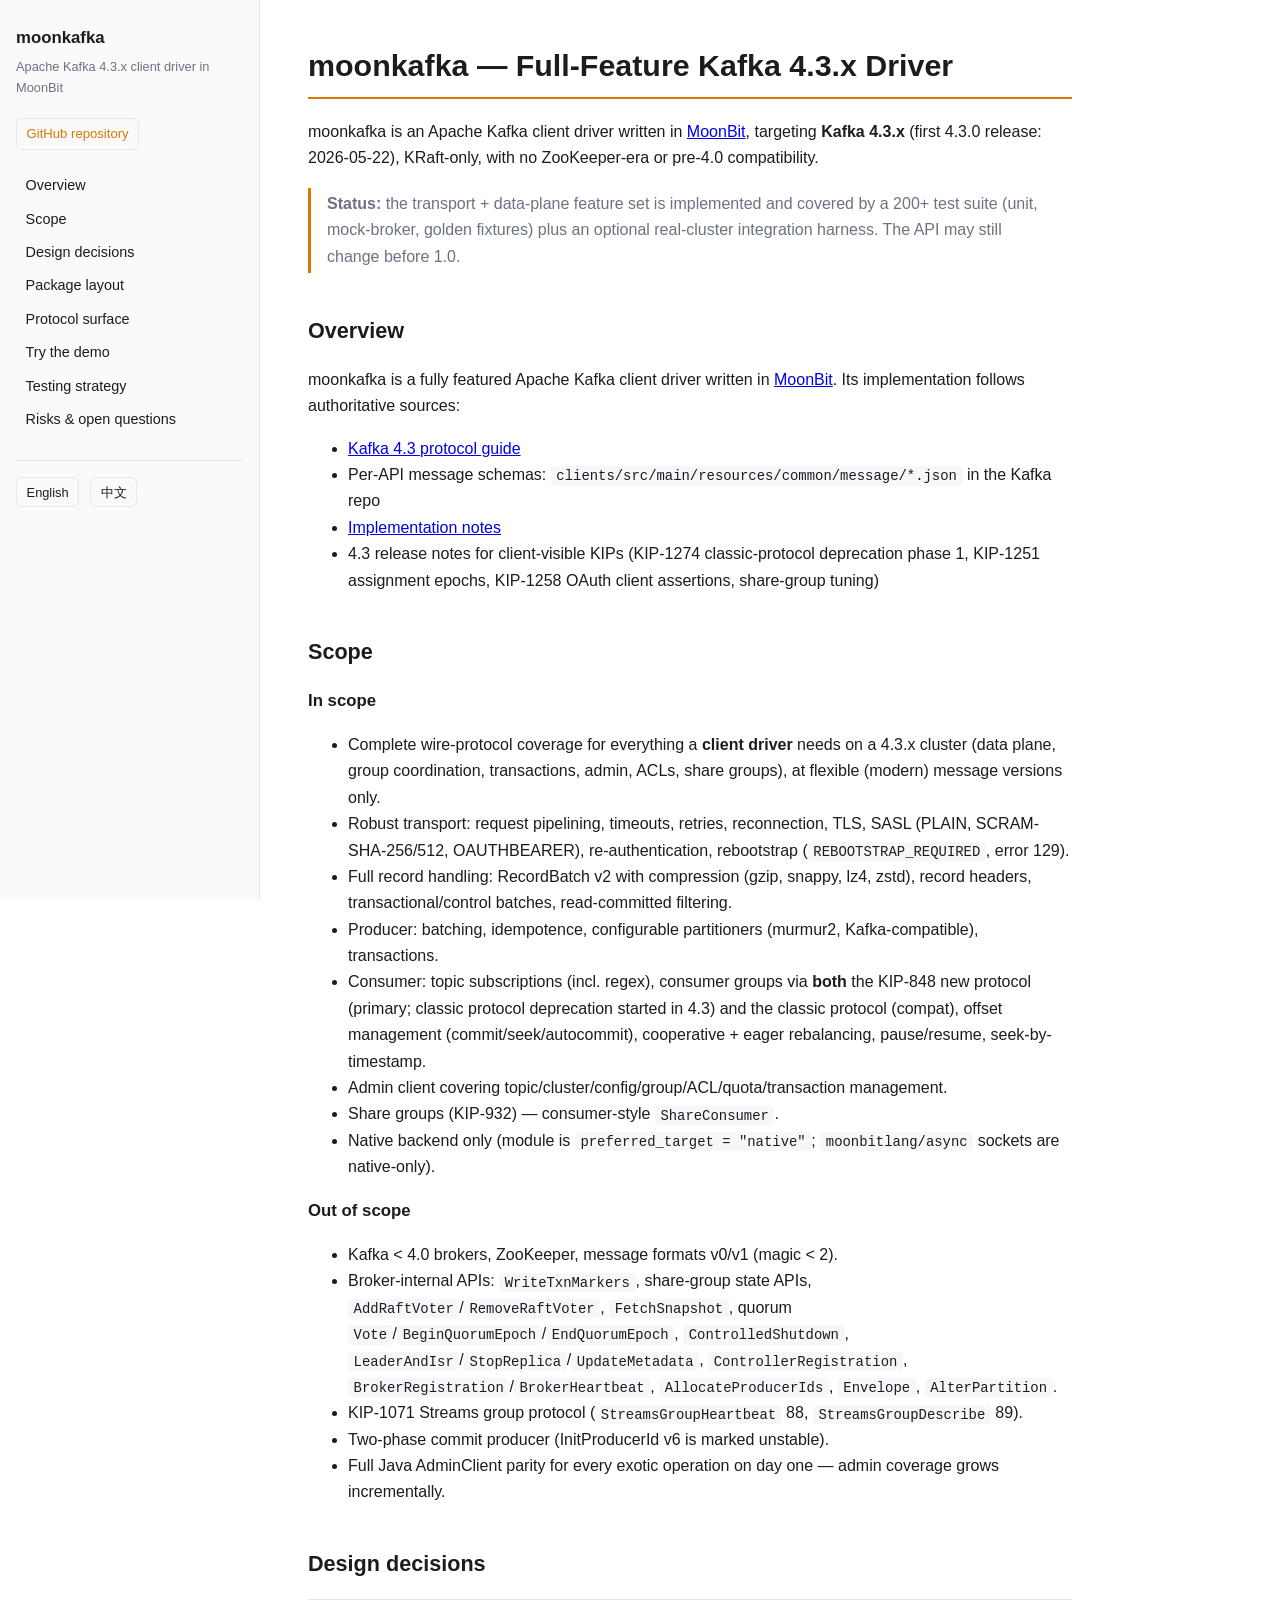
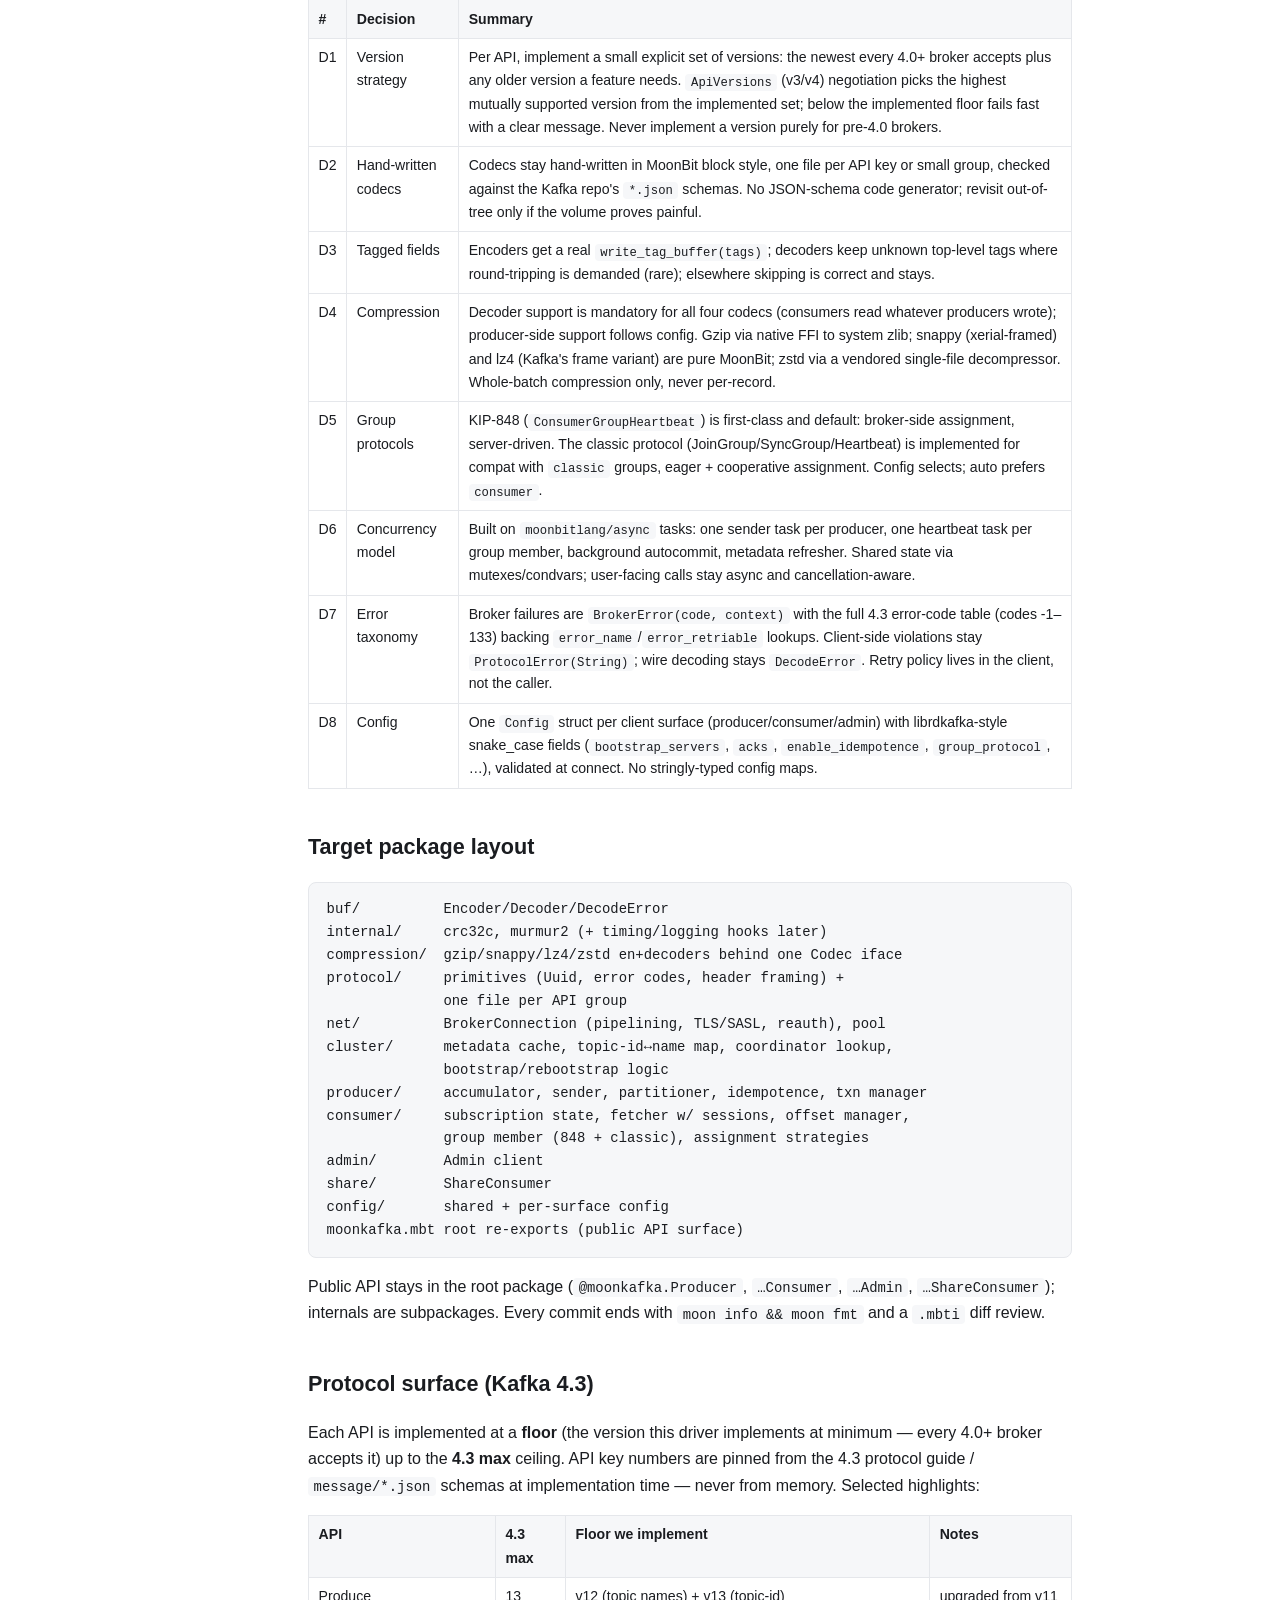
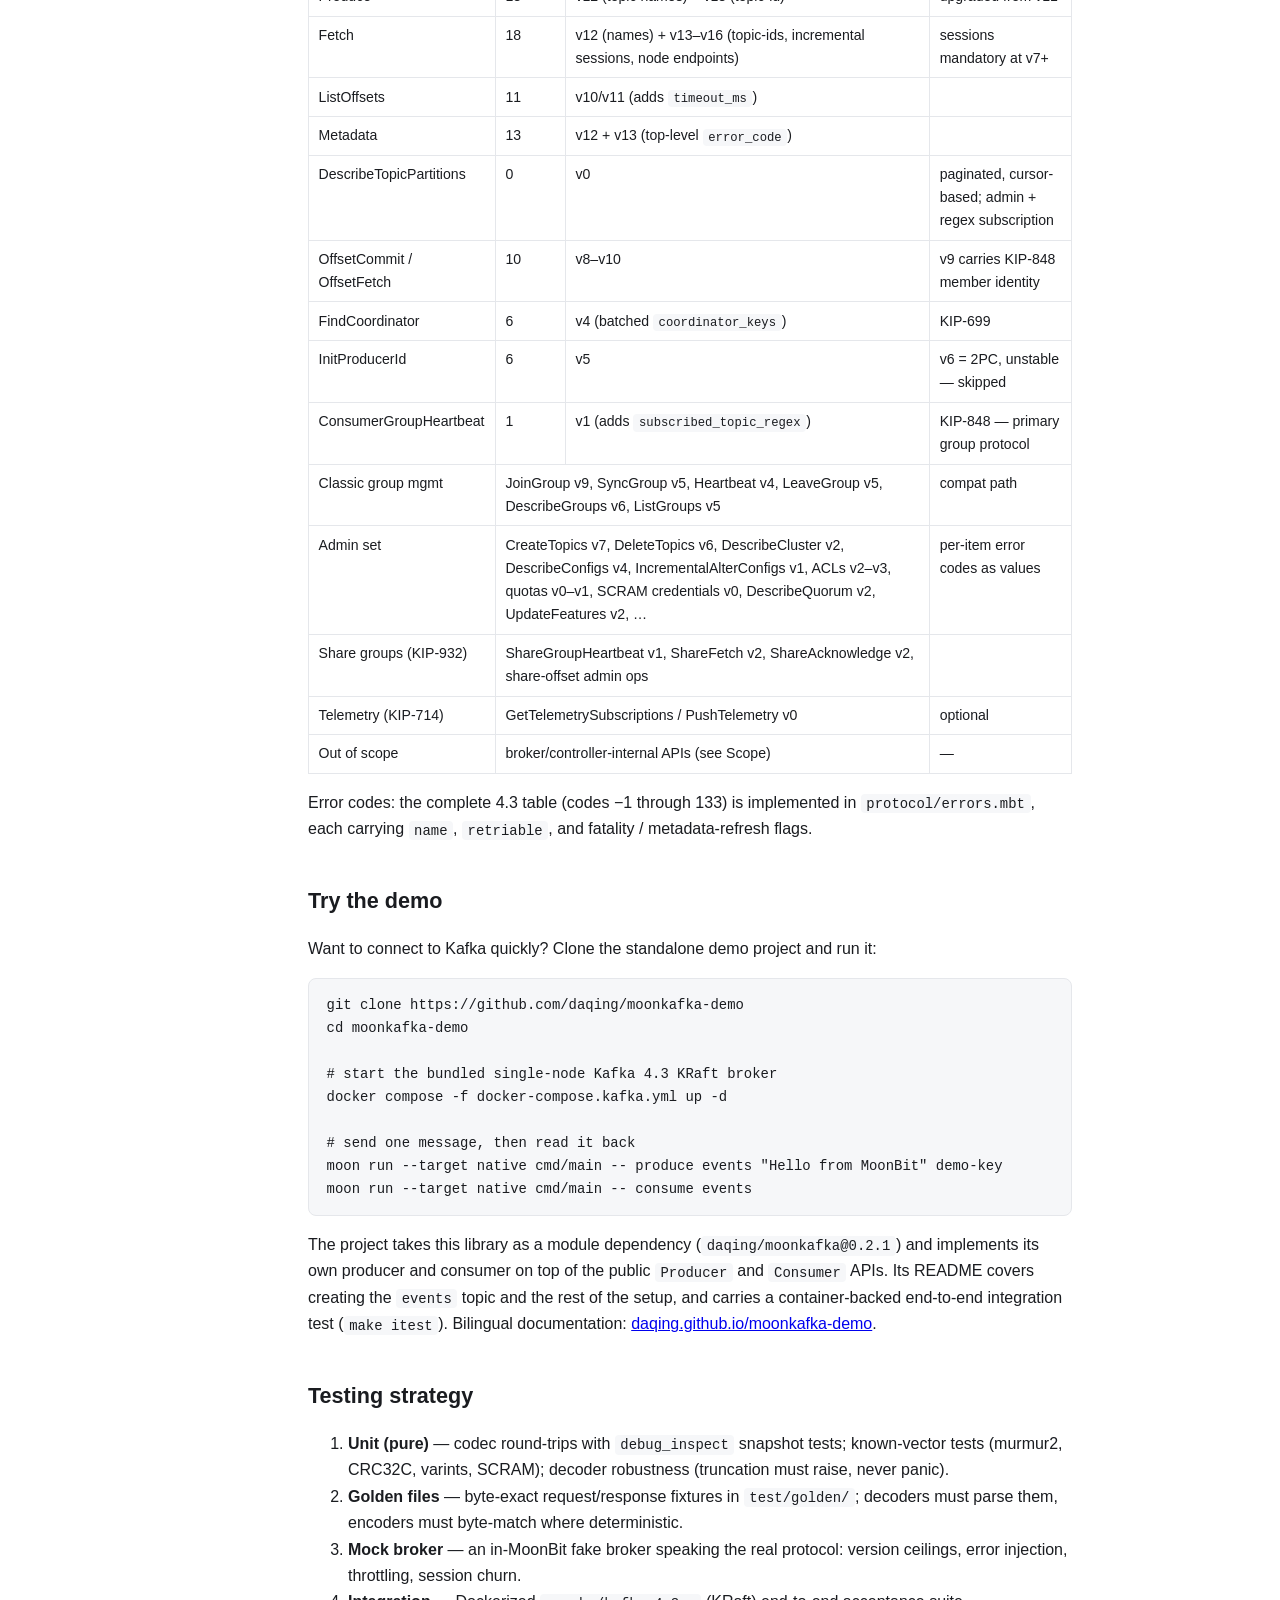
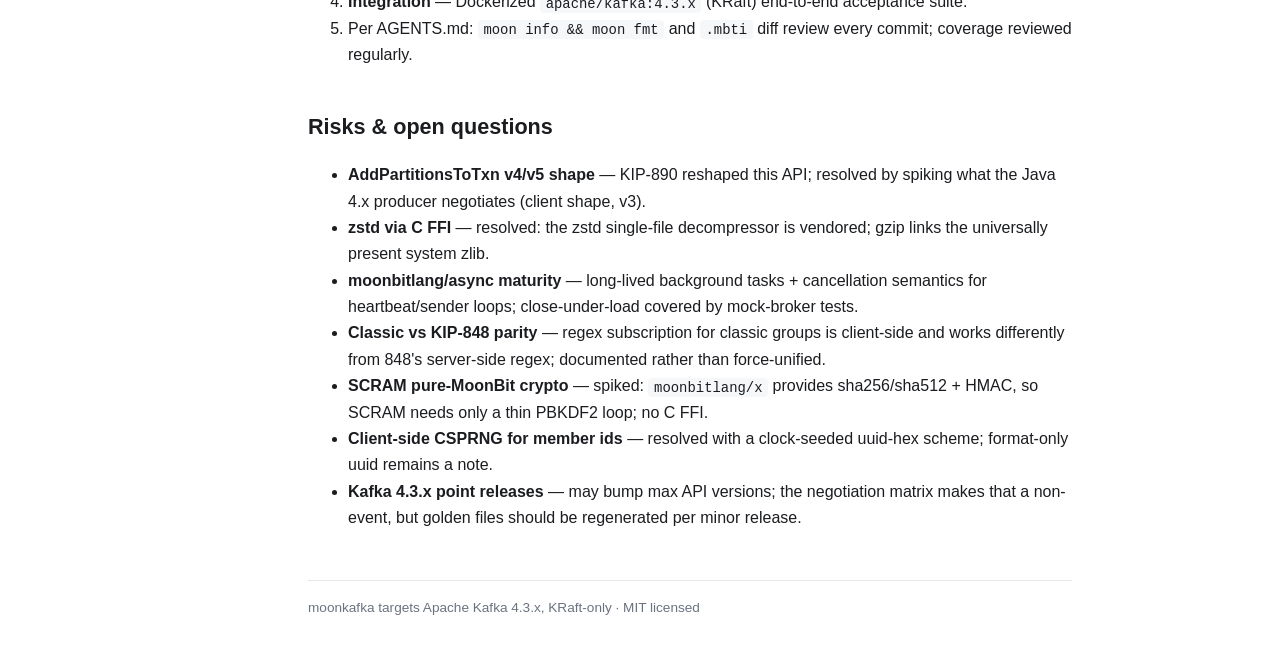
<file: docs/html/index.html>
<!DOCTYPE html>
<html lang="en">
<head>
<meta charset="utf-8">
<meta name="viewport" content="width=device-width, initial-scale=1">
<title>moonkafka — Documentation</title>
<link rel="stylesheet" href="style.css">
</head>
<body>
<div class="layout">
<nav>
  <div class="brand">moonkafka</div>
  <div class="tagline">Apache Kafka 4.3.x client driver in MoonBit</div>
  <div class="repo-link">
    <a href="https://github.com/daqing/moonkafka" target="_blank" rel="noopener">GitHub repository</a>
  </div>
  <a href="#overview">Overview</a>
  <a href="#scope">Scope</a>
  <a href="#design">Design decisions</a>
  <a href="#layout">Package layout</a>
  <a href="#protocol">Protocol surface</a>
  <a href="#demo">Try the demo</a>
  <a href="#testing">Testing strategy</a>
  <a href="#risks">Risks &amp; open questions</a>
  <div class="lang-switch">
    <a href="/moonkafka/en_US/">English</a>
    <a href="/moonkafka/zh_CN/">中文</a>
  </div>
</nav>
<main>
<h1>moonkafka — Full-Feature Kafka 4.3.x Driver</h1>

<p>moonkafka is an Apache Kafka client driver written in
<a href="https://www.moonbitlang.com/" target="_blank" rel="noopener">MoonBit</a>, targeting
<strong>Kafka 4.3.x</strong> (first 4.3.0 release: 2026-05-22), KRaft-only,
with no ZooKeeper-era or pre-4.0 compatibility.</p>

<blockquote><strong>Status:</strong> the transport + data-plane feature set is
implemented and covered by a 200+ test suite (unit, mock-broker, golden
fixtures) plus an optional real-cluster integration harness. The API may still
change before 1.0.</blockquote>

<h2 id="overview">Overview</h2>
<p>moonkafka is a fully featured Apache Kafka client driver written in
<a href="https://www.moonbitlang.com/" target="_blank" rel="noopener">MoonBit</a>. Its implementation follows
authoritative sources:</p>
<ul>
  <li><a href="https://kafka.apache.org/43/protocol.html">Kafka 4.3 protocol guide</a></li>
  <li>Per-API message schemas: <code>clients/src/main/resources/common/message/*.json</code> in the Kafka repo</li>
  <li><a href="https://kafka.apache.org/43/implementation.html">Implementation notes</a></li>
  <li>4.3 release notes for client-visible KIPs (KIP-1274 classic-protocol
  deprecation phase 1, KIP-1251 assignment epochs, KIP-1258 OAuth client
  assertions, share-group tuning)</li>
</ul>

<h2 id="scope">Scope</h2>
<h3>In scope</h3>
<ul>
  <li>Complete wire-protocol coverage for everything a <strong>client driver</strong>
  needs on a 4.3.x cluster (data plane, group coordination, transactions,
  admin, ACLs, share groups), at flexible (modern) message versions only.</li>
  <li>Robust transport: request pipelining, timeouts, retries, reconnection,
  TLS, SASL (PLAIN, SCRAM-SHA-256/512, OAUTHBEARER), re-authentication,
  rebootstrap (<code>REBOOTSTRAP_REQUIRED</code>, error 129).</li>
  <li>Full record handling: RecordBatch v2 with compression (gzip, snappy, lz4,
  zstd), record headers, transactional/control batches, read-committed
  filtering.</li>
  <li>Producer: batching, idempotence, configurable partitioners
  (murmur2, Kafka-compatible), transactions.</li>
  <li>Consumer: topic subscriptions (incl. regex), consumer groups via
  <strong>both</strong> the KIP-848 new protocol (primary; classic protocol
  deprecation started in 4.3) and the classic protocol (compat), offset
  management (commit/seek/autocommit), cooperative + eager rebalancing,
  pause/resume, seek-by-timestamp.</li>
  <li>Admin client covering topic/cluster/config/group/ACL/quota/transaction
  management.</li>
  <li>Share groups (KIP-932) — consumer-style <code>ShareConsumer</code>.</li>
  <li>Native backend only (module is <code>preferred_target = "native"</code>;
  <code>moonbitlang/async</code> sockets are native-only).</li>
</ul>
<h3>Out of scope</h3>
<ul>
  <li>Kafka &lt; 4.0 brokers, ZooKeeper, message formats v0/v1 (magic &lt; 2).</li>
  <li>Broker-internal APIs: <code>WriteTxnMarkers</code>, share-group state
  APIs, <code>AddRaftVoter</code>/<code>RemoveRaftVoter</code>,
  <code>FetchSnapshot</code>, quorum <code>Vote</code>/<code>BeginQuorumEpoch</code>/<code>EndQuorumEpoch</code>,
  <code>ControlledShutdown</code>, <code>LeaderAndIsr</code>/<code>StopReplica</code>/<code>UpdateMetadata</code>,
  <code>ControllerRegistration</code>, <code>BrokerRegistration</code>/<code>BrokerHeartbeat</code>,
  <code>AllocateProducerIds</code>, <code>Envelope</code>, <code>AlterPartition</code>.</li>
  <li>KIP-1071 Streams group protocol (<code>StreamsGroupHeartbeat</code> 88,
  <code>StreamsGroupDescribe</code> 89).</li>
  <li>Two-phase commit producer (InitProducerId v6 is marked unstable).</li>
  <li>Full Java AdminClient parity for every exotic operation on day one —
  admin coverage grows incrementally.</li>
</ul>

<h2 id="design">Design decisions</h2>
<table>
  <tr><th>#</th><th>Decision</th><th>Summary</th></tr>
  <tr><td>D1</td><td>Version strategy</td><td>Per API, implement a small explicit set of versions: the newest every 4.0+ broker accepts plus any older version a feature needs. <code>ApiVersions</code> (v3/v4) negotiation picks the highest mutually supported version from the implemented set; below the implemented floor fails fast with a clear message. Never implement a version purely for pre-4.0 brokers.</td></tr>
  <tr><td>D2</td><td>Hand-written codecs</td><td>Codecs stay hand-written in MoonBit block style, one file per API key or small group, checked against the Kafka repo's <code>*.json</code> schemas. No JSON-schema code generator; revisit out-of-tree only if the volume proves painful.</td></tr>
  <tr><td>D3</td><td>Tagged fields</td><td>Encoders get a real <code>write_tag_buffer(tags)</code>; decoders keep unknown top-level tags where round-tripping is demanded (rare); elsewhere skipping is correct and stays.</td></tr>
  <tr><td>D4</td><td>Compression</td><td>Decoder support is mandatory for all four codecs (consumers read whatever producers wrote); producer-side support follows config. Gzip via native FFI to system zlib; snappy (xerial-framed) and lz4 (Kafka's frame variant) are pure MoonBit; zstd via a vendored single-file decompressor. Whole-batch compression only, never per-record.</td></tr>
  <tr><td>D5</td><td>Group protocols</td><td>KIP-848 (<code>ConsumerGroupHeartbeat</code>) is first-class and default: broker-side assignment, server-driven. The classic protocol (JoinGroup/SyncGroup/Heartbeat) is implemented for compat with <code>classic</code> groups, eager + cooperative assignment. Config selects; auto prefers <code>consumer</code>.</td></tr>
  <tr><td>D6</td><td>Concurrency model</td><td>Built on <code>moonbitlang/async</code> tasks: one sender task per producer, one heartbeat task per group member, background autocommit, metadata refresher. Shared state via mutexes/condvars; user-facing calls stay async and cancellation-aware.</td></tr>
  <tr><td>D7</td><td>Error taxonomy</td><td>Broker failures are <code>BrokerError(code, context)</code> with the full 4.3 error-code table (codes -1–133) backing <code>error_name</code>/<code>error_retriable</code> lookups. Client-side violations stay <code>ProtocolError(String)</code>; wire decoding stays <code>DecodeError</code>. Retry policy lives in the client, not the caller.</td></tr>
  <tr><td>D8</td><td>Config</td><td>One <code>Config</code> struct per client surface (producer/consumer/admin) with librdkafka-style snake_case fields (<code>bootstrap_servers</code>, <code>acks</code>, <code>enable_idempotence</code>, <code>group_protocol</code>, …), validated at connect. No stringly-typed config maps.</td></tr>
</table>

<h2 id="layout">Target package layout</h2>
<pre><code>buf/          Encoder/Decoder/DecodeError
internal/     crc32c, murmur2 (+ timing/logging hooks later)
compression/  gzip/snappy/lz4/zstd en+decoders behind one Codec iface
protocol/     primitives (Uuid, error codes, header framing) +
              one file per API group
net/          BrokerConnection (pipelining, TLS/SASL, reauth), pool
cluster/      metadata cache, topic-id↔name map, coordinator lookup,
              bootstrap/rebootstrap logic
producer/     accumulator, sender, partitioner, idempotence, txn manager
consumer/     subscription state, fetcher w/ sessions, offset manager,
              group member (848 + classic), assignment strategies
admin/        Admin client
share/        ShareConsumer
config/       shared + per-surface config
moonkafka.mbt root re-exports (public API surface)</code></pre>
<p>Public API stays in the root package (<code>@moonkafka.Producer</code>,
<code>…Consumer</code>, <code>…Admin</code>, <code>…ShareConsumer</code>);
internals are subpackages. Every commit ends with <code>moon info &amp;&amp; moon fmt</code>
and a <code>.mbti</code> diff review.</p>

<h2 id="protocol">Protocol surface (Kafka 4.3)</h2>
<p>Each API is implemented at a <strong>floor</strong> (the version this driver
implements at minimum — every 4.0+ broker accepts it) up to the <strong>4.3 max</strong>
ceiling. API key numbers are pinned from the 4.3 protocol guide /
<code>message/*.json</code> schemas at implementation time — never from memory.
Selected highlights:</p>
<table>
  <tr><th>API</th><th>4.3 max</th><th>Floor we implement</th><th>Notes</th></tr>
  <tr><td>Produce</td><td>13</td><td>v12 (topic names) + v13 (topic-id)</td><td>upgraded from v11</td></tr>
  <tr><td>Fetch</td><td>18</td><td>v12 (names) + v13–v16 (topic-ids, incremental sessions, node endpoints)</td><td>sessions mandatory at v7+</td></tr>
  <tr><td>ListOffsets</td><td>11</td><td>v10/v11 (adds <code>timeout_ms</code>)</td><td></td></tr>
  <tr><td>Metadata</td><td>13</td><td>v12 + v13 (top-level <code>error_code</code>)</td><td></td></tr>
  <tr><td>DescribeTopicPartitions</td><td>0</td><td>v0</td><td>paginated, cursor-based; admin + regex subscription</td></tr>
  <tr><td>OffsetCommit / OffsetFetch</td><td>10</td><td>v8–v10</td><td>v9 carries KIP-848 member identity</td></tr>
  <tr><td>FindCoordinator</td><td>6</td><td>v4 (batched <code>coordinator_keys</code>)</td><td>KIP-699</td></tr>
  <tr><td>InitProducerId</td><td>6</td><td>v5</td><td>v6 = 2PC, unstable — skipped</td></tr>
  <tr><td>ConsumerGroupHeartbeat</td><td>1</td><td>v1 (adds <code>subscribed_topic_regex</code>)</td><td>KIP-848 — primary group protocol</td></tr>
  <tr><td>Classic group mgmt</td><td colspan="2">JoinGroup v9, SyncGroup v5, Heartbeat v4, LeaveGroup v5, DescribeGroups v6, ListGroups v5</td><td>compat path</td></tr>
  <tr><td>Admin set</td><td colspan="2">CreateTopics v7, DeleteTopics v6, DescribeCluster v2, DescribeConfigs v4, IncrementalAlterConfigs v1, ACLs v2–v3, quotas v0–v1, SCRAM credentials v0, DescribeQuorum v2, UpdateFeatures v2, …</td><td>per-item error codes as values</td></tr>
  <tr><td>Share groups (KIP-932)</td><td colspan="2">ShareGroupHeartbeat v1, ShareFetch v2, ShareAcknowledge v2, share-offset admin ops</td><td></td></tr>
  <tr><td>Telemetry (KIP-714)</td><td colspan="2">GetTelemetrySubscriptions / PushTelemetry v0</td><td>optional</td></tr>
  <tr><td>Out of scope</td><td colspan="2">broker/controller-internal APIs (see Scope)</td><td>—</td></tr>
</table>
<p>Error codes: the complete 4.3 table (codes −1 through 133) is implemented in
<code>protocol/errors.mbt</code>, each carrying <code>name</code>,
<code>retriable</code>, and fatality / metadata-refresh flags.</p>

<h2 id="demo">Try the demo</h2>
<p>Want to connect to Kafka quickly? Clone the standalone demo project and run
it:</p>

<pre><code>git clone https://github.com/daqing/moonkafka-demo
cd moonkafka-demo

# start the bundled single-node Kafka 4.3 KRaft broker
docker compose -f docker-compose.kafka.yml up -d

# send one message, then read it back
moon run --target native cmd/main -- produce events "Hello from MoonBit" demo-key
moon run --target native cmd/main -- consume events</code></pre>

<p>The project takes this library as a module dependency
(<code>daqing/moonkafka@0.2.1</code>) and implements its own producer and
consumer on top of the public <code>Producer</code> and <code>Consumer</code>
APIs. Its README covers creating the <code>events</code> topic and the rest of
the setup, and carries a container-backed end-to-end integration test
(<code>make itest</code>). Bilingual documentation:
<a href="https://daqing.github.io/moonkafka-demo/" target="_blank" rel="noopener">daqing.github.io/moonkafka-demo</a>.</p>

<h2 id="testing">Testing strategy</h2>
<ol>
  <li><strong>Unit (pure)</strong> — codec round-trips with <code>debug_inspect</code> snapshot tests; known-vector tests (murmur2, CRC32C, varints, SCRAM); decoder robustness (truncation must raise, never panic).</li>
  <li><strong>Golden files</strong> — byte-exact request/response fixtures in <code>test/golden/</code>; decoders must parse them, encoders must byte-match where deterministic.</li>
  <li><strong>Mock broker</strong> — an in-MoonBit fake broker speaking the real protocol: version ceilings, error injection, throttling, session churn.</li>
  <li><strong>Integration</strong> — Dockerized <code>apache/kafka:4.3.x</code> (KRaft) end-to-end acceptance suite.</li>
  <li>Per AGENTS.md: <code>moon info &amp;&amp; moon fmt</code> and <code>.mbti</code> diff review every commit; coverage reviewed regularly.</li>
</ol>

<h2 id="risks">Risks &amp; open questions</h2>
<ul>
  <li><strong>AddPartitionsToTxn v4/v5 shape</strong> — KIP-890 reshaped this API; resolved by spiking what the Java 4.x producer negotiates (client shape, v3).</li>
  <li><strong>zstd via C FFI</strong> — resolved: the zstd single-file decompressor is vendored; gzip links the universally present system zlib.</li>
  <li><strong>moonbitlang/async maturity</strong> — long-lived background tasks + cancellation semantics for heartbeat/sender loops; close-under-load covered by mock-broker tests.</li>
  <li><strong>Classic vs KIP-848 parity</strong> — regex subscription for classic groups is client-side and works differently from 848's server-side regex; documented rather than force-unified.</li>
  <li><strong>SCRAM pure-MoonBit crypto</strong> — spiked: <code>moonbitlang/x</code> provides sha256/sha512 + HMAC, so SCRAM needs only a thin PBKDF2 loop; no C FFI.</li>
  <li><strong>Client-side CSPRNG for member ids</strong> — resolved with a clock-seeded uuid-hex scheme; format-only uuid remains a note.</li>
  <li><strong>Kafka 4.3.x point releases</strong> — may bump max API versions; the negotiation matrix makes that a non-event, but golden files should be regenerated per minor release.</li>
</ul>

<footer>moonkafka targets Apache Kafka 4.3.x, KRaft-only · MIT licensed</footer>
</main>
</div>
</body>
</html>
</file>
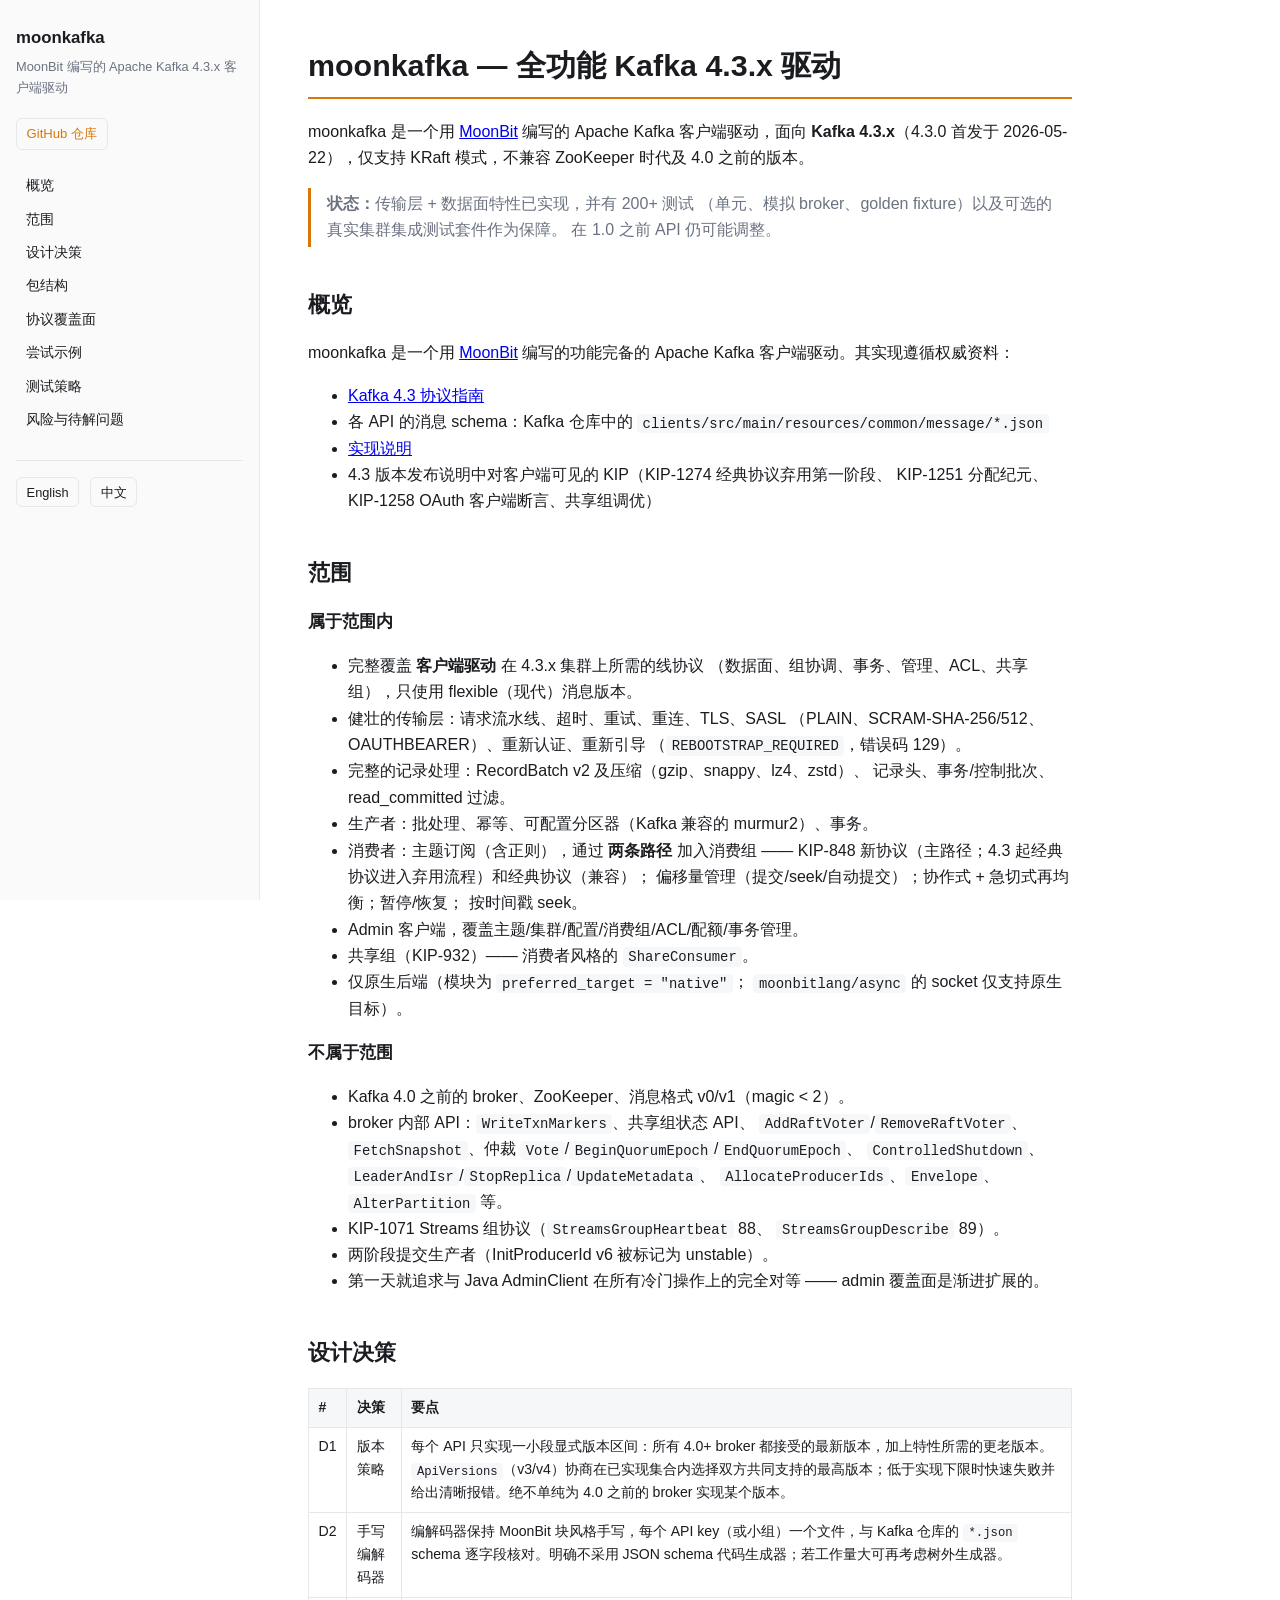
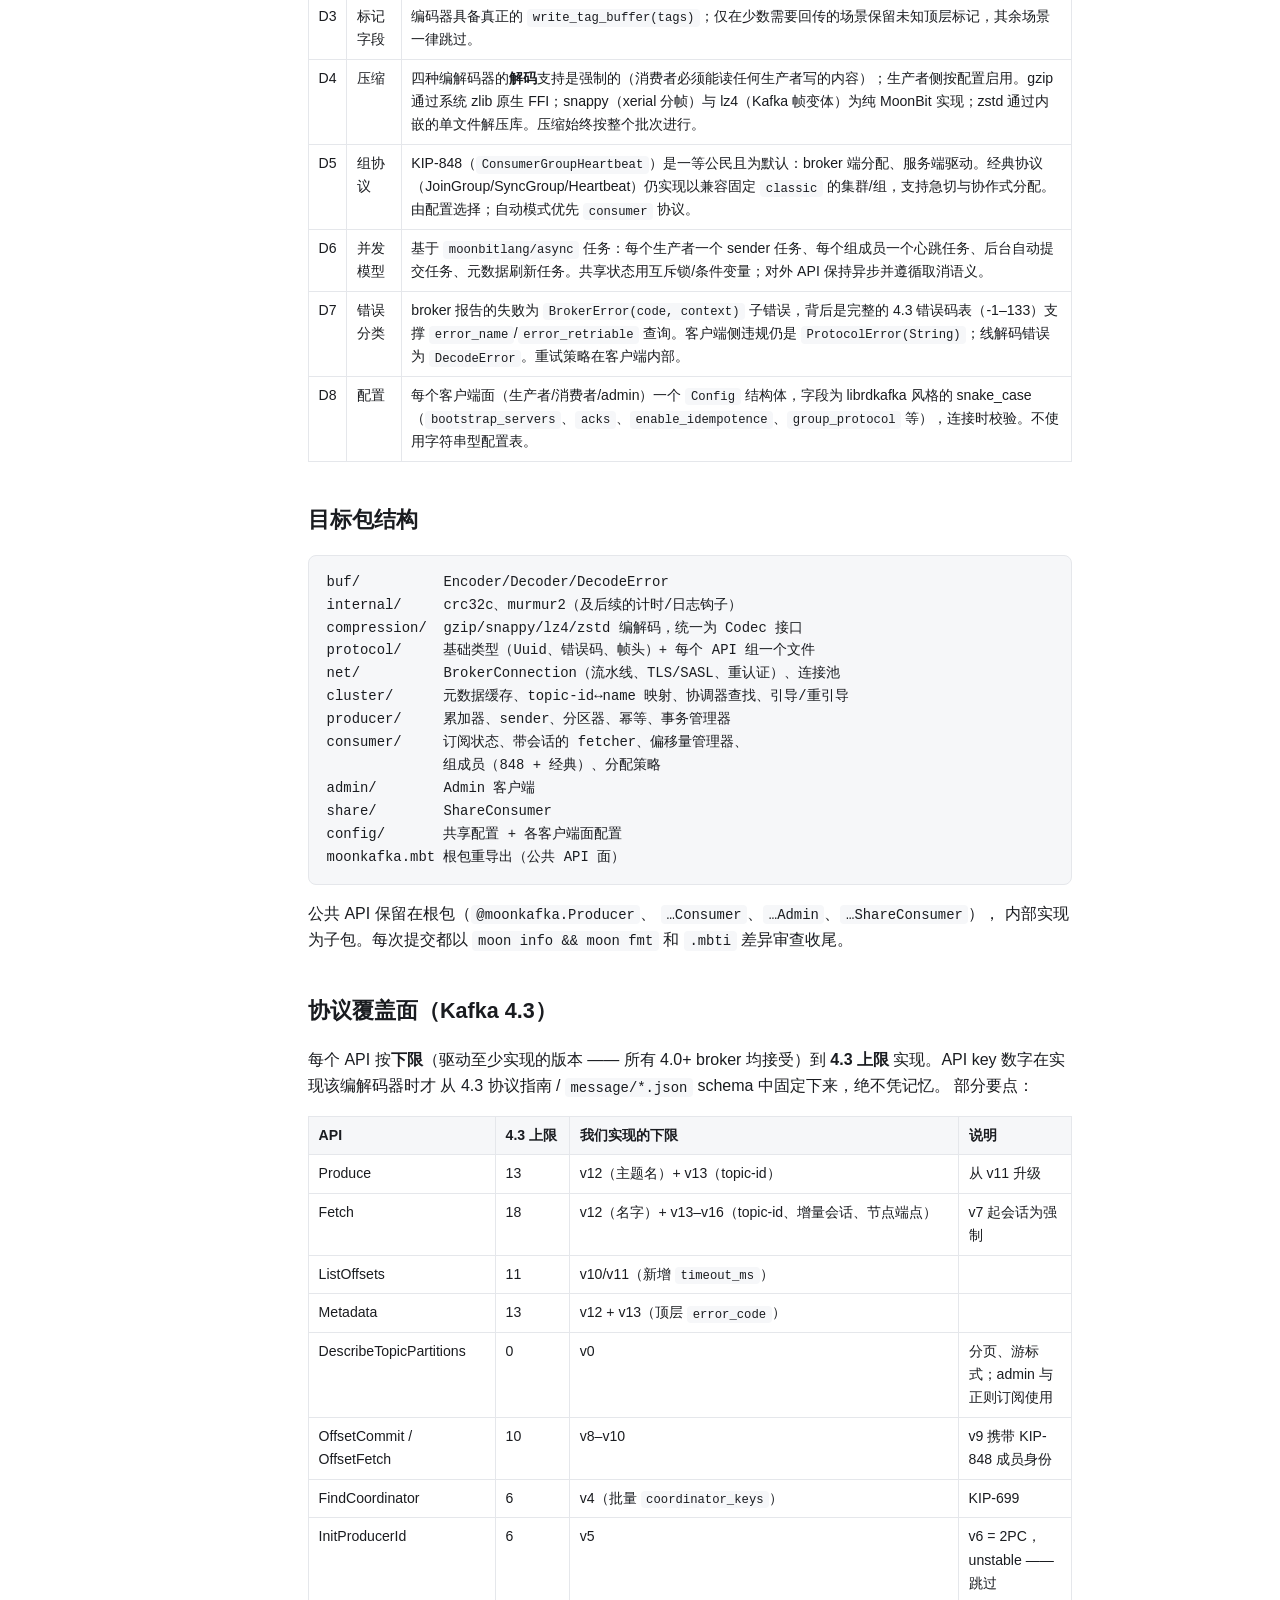
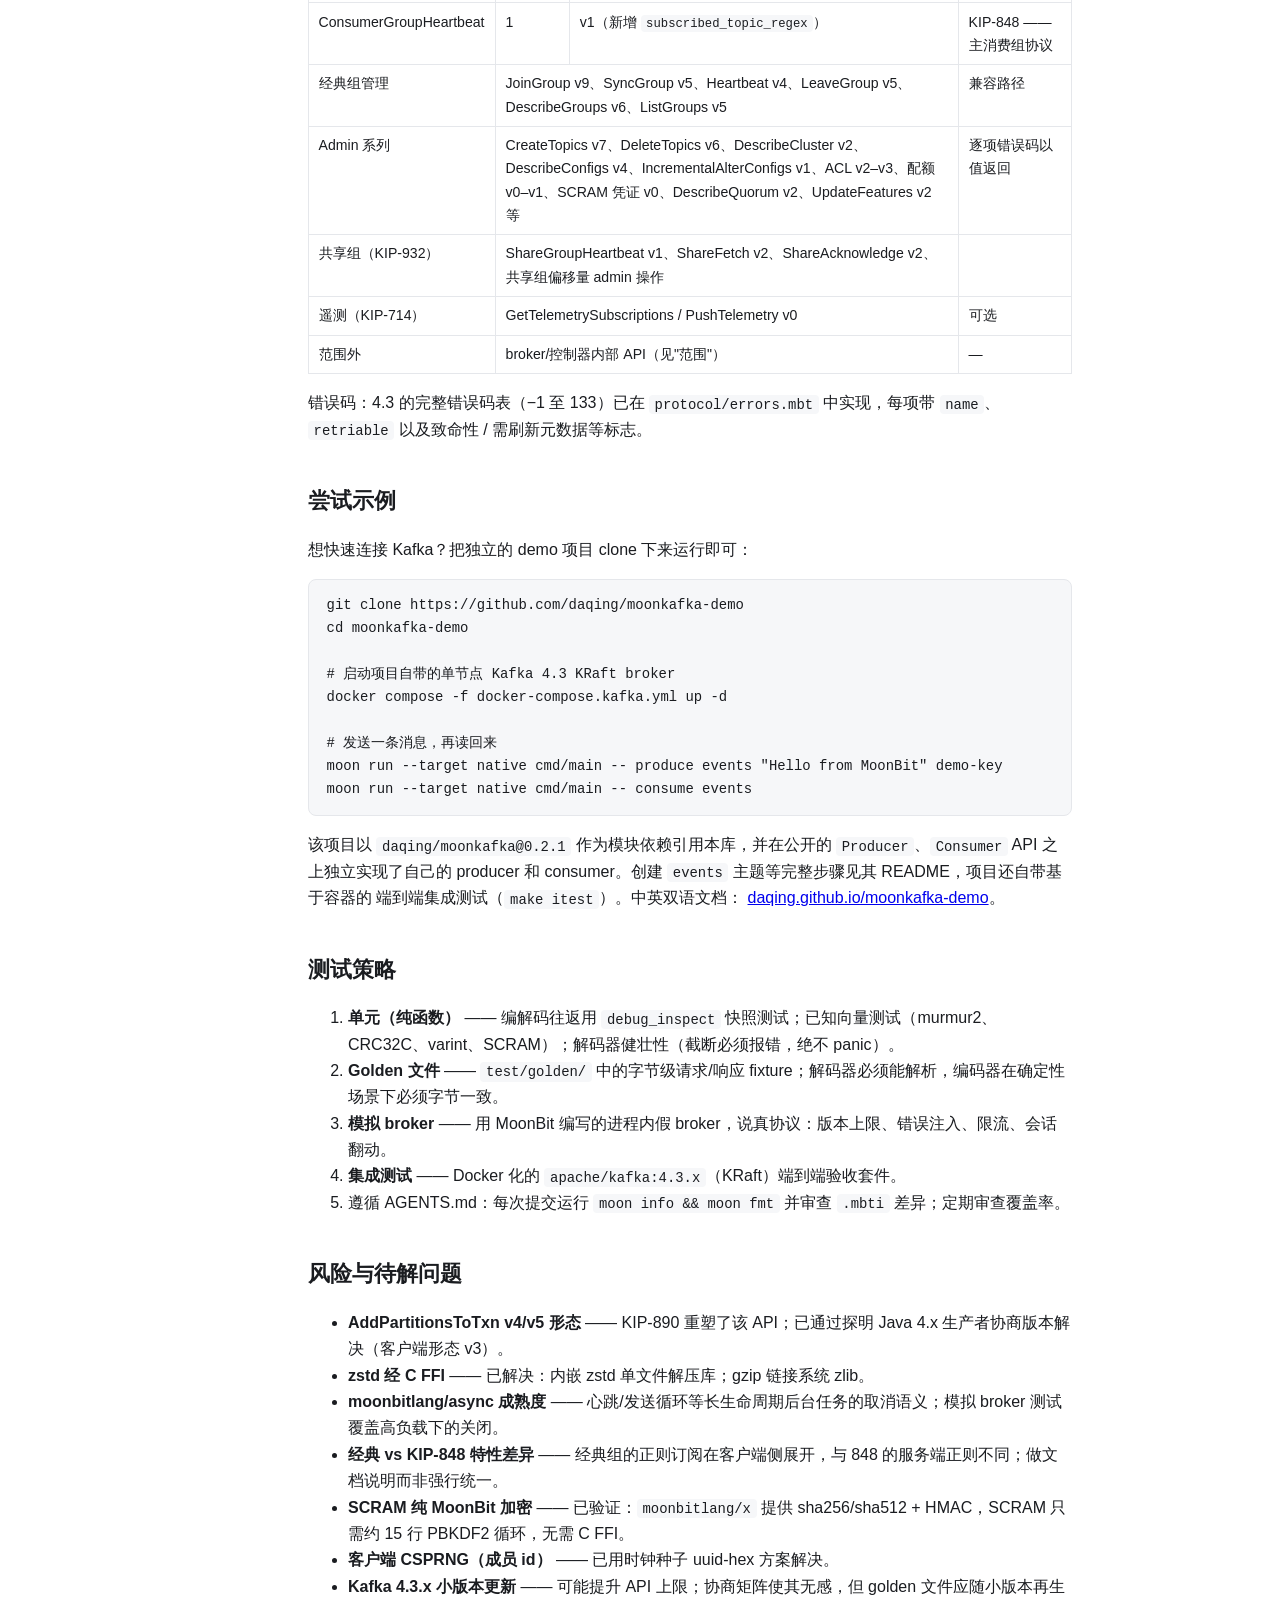
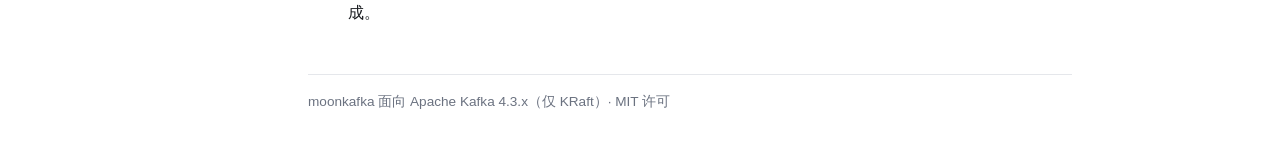
<file: docs/html/zh_CN/index.html>
<!DOCTYPE html>
<html lang="zh-CN">
<head>
<meta charset="utf-8">
<meta name="viewport" content="width=device-width, initial-scale=1">
<title>moonkafka — 文档</title>
<link rel="stylesheet" href="style.css">
</head>
<body>
<div class="layout">
<nav>
  <div class="brand">moonkafka</div>
  <div class="tagline">MoonBit 编写的 Apache Kafka 4.3.x 客户端驱动</div>
  <div class="repo-link">
    <a href="https://github.com/daqing/moonkafka" target="_blank" rel="noopener">GitHub 仓库</a>
  </div>
  <a href="#overview">概览</a>
  <a href="#scope">范围</a>
  <a href="#design">设计决策</a>
  <a href="#layout">包结构</a>
  <a href="#protocol">协议覆盖面</a>
  <a href="#demo">尝试示例</a>
  <a href="#testing">测试策略</a>
  <a href="#risks">风险与待解问题</a>
  <div class="lang-switch">
    <a href="/moonkafka/en_US/">English</a>
    <a href="/moonkafka/zh_CN/">中文</a>
  </div>
</nav>
<main>
<h1>moonkafka — 全功能 Kafka 4.3.x 驱动</h1>

<p>moonkafka 是一个用 <a href="https://www.moonbitlang.com/" target="_blank" rel="noopener">MoonBit</a> 编写的
Apache Kafka 客户端驱动，面向 <strong>Kafka 4.3.x</strong>（4.3.0 首发于
2026-05-22），仅支持 KRaft 模式，不兼容 ZooKeeper 时代及 4.0 之前的版本。</p>

<blockquote><strong>状态：</strong>传输层 + 数据面特性已实现，并有 200+ 测试
（单元、模拟 broker、golden fixture）以及可选的真实集群集成测试套件作为保障。
在 1.0 之前 API 仍可能调整。</blockquote>

<h2 id="overview">概览</h2>
<p>moonkafka 是一个用 <a href="https://www.moonbitlang.com/" target="_blank" rel="noopener">MoonBit</a> 编写的功能完备的
Apache Kafka 客户端驱动。其实现遵循权威资料：</p>
<ul>
  <li><a href="https://kafka.apache.org/43/protocol.html">Kafka 4.3 协议指南</a></li>
  <li>各 API 的消息 schema：Kafka 仓库中的
  <code>clients/src/main/resources/common/message/*.json</code></li>
  <li><a href="https://kafka.apache.org/43/implementation.html">实现说明</a></li>
  <li>4.3 版本发布说明中对客户端可见的 KIP（KIP-1274 经典协议弃用第一阶段、
  KIP-1251 分配纪元、KIP-1258 OAuth 客户端断言、共享组调优）</li>
</ul>

<h2 id="scope">范围</h2>
<h3>属于范围内</h3>
<ul>
  <li>完整覆盖 <strong>客户端驱动</strong> 在 4.3.x 集群上所需的线协议
  （数据面、组协调、事务、管理、ACL、共享组），只使用 flexible（现代）消息版本。</li>
  <li>健壮的传输层：请求流水线、超时、重试、重连、TLS、SASL
  （PLAIN、SCRAM-SHA-256/512、OAUTHBEARER）、重新认证、重新引导
  （<code>REBOOTSTRAP_REQUIRED</code>，错误码 129）。</li>
  <li>完整的记录处理：RecordBatch v2 及压缩（gzip、snappy、lz4、zstd）、
  记录头、事务/控制批次、read_committed 过滤。</li>
  <li>生产者：批处理、幂等、可配置分区器（Kafka 兼容的 murmur2）、事务。</li>
  <li>消费者：主题订阅（含正则），通过 <strong>两条路径</strong> 加入消费组 ——
  KIP-848 新协议（主路径；4.3 起经典协议进入弃用流程）和经典协议（兼容）；
  偏移量管理（提交/seek/自动提交）；协作式 + 急切式再均衡；暂停/恢复；
  按时间戳 seek。</li>
  <li>Admin 客户端，覆盖主题/集群/配置/消费组/ACL/配额/事务管理。</li>
  <li>共享组（KIP-932）—— 消费者风格的 <code>ShareConsumer</code>。</li>
  <li>仅原生后端（模块为 <code>preferred_target = "native"</code>；
  <code>moonbitlang/async</code> 的 socket 仅支持原生目标）。</li>
</ul>
<h3>不属于范围</h3>
<ul>
  <li>Kafka 4.0 之前的 broker、ZooKeeper、消息格式 v0/v1（magic &lt; 2）。</li>
  <li>broker 内部 API：<code>WriteTxnMarkers</code>、共享组状态 API、
  <code>AddRaftVoter</code>/<code>RemoveRaftVoter</code>、
  <code>FetchSnapshot</code>、仲裁 <code>Vote</code>/<code>BeginQuorumEpoch</code>/<code>EndQuorumEpoch</code>、
  <code>ControlledShutdown</code>、<code>LeaderAndIsr</code>/<code>StopReplica</code>/<code>UpdateMetadata</code>、
  <code>AllocateProducerIds</code>、<code>Envelope</code>、<code>AlterPartition</code> 等。</li>
  <li>KIP-1071 Streams 组协议（<code>StreamsGroupHeartbeat</code> 88、
  <code>StreamsGroupDescribe</code> 89）。</li>
  <li>两阶段提交生产者（InitProducerId v6 被标记为 unstable）。</li>
  <li>第一天就追求与 Java AdminClient 在所有冷门操作上的完全对等 ——
  admin 覆盖面是渐进扩展的。</li>
</ul>

<h2 id="design">设计决策</h2>
<table>
  <tr><th>#</th><th>决策</th><th>要点</th></tr>
  <tr><td>D1</td><td>版本策略</td><td>每个 API 只实现一小段显式版本区间：所有 4.0+ broker 都接受的最新版本，加上特性所需的更老版本。<code>ApiVersions</code>（v3/v4）协商在已实现集合内选择双方共同支持的最高版本；低于实现下限时快速失败并给出清晰报错。绝不单纯为 4.0 之前的 broker 实现某个版本。</td></tr>
  <tr><td>D2</td><td>手写编解码器</td><td>编解码器保持 MoonBit 块风格手写，每个 API key（或小组）一个文件，与 Kafka 仓库的 <code>*.json</code> schema 逐字段核对。明确不采用 JSON schema 代码生成器；若工作量大可再考虑树外生成器。</td></tr>
  <tr><td>D3</td><td>标记字段</td><td>编码器具备真正的 <code>write_tag_buffer(tags)</code>；仅在少数需要回传的场景保留未知顶层标记，其余场景一律跳过。</td></tr>
  <tr><td>D4</td><td>压缩</td><td>四种编解码器的<strong>解码</strong>支持是强制的（消费者必须能读任何生产者写的内容）；生产者侧按配置启用。gzip 通过系统 zlib 原生 FFI；snappy（xerial 分帧）与 lz4（Kafka 帧变体）为纯 MoonBit 实现；zstd 通过内嵌的单文件解压库。压缩始终按整个批次进行。</td></tr>
  <tr><td>D5</td><td>组协议</td><td>KIP-848（<code>ConsumerGroupHeartbeat</code>）是一等公民且为默认：broker 端分配、服务端驱动。经典协议（JoinGroup/SyncGroup/Heartbeat）仍实现以兼容固定 <code>classic</code> 的集群/组，支持急切与协作式分配。由配置选择；自动模式优先 <code>consumer</code> 协议。</td></tr>
  <tr><td>D6</td><td>并发模型</td><td>基于 <code>moonbitlang/async</code> 任务：每个生产者一个 sender 任务、每个组成员一个心跳任务、后台自动提交任务、元数据刷新任务。共享状态用互斥锁/条件变量；对外 API 保持异步并遵循取消语义。</td></tr>
  <tr><td>D7</td><td>错误分类</td><td>broker 报告的失败为 <code>BrokerError(code, context)</code> 子错误，背后是完整的 4.3 错误码表（-1–133）支撑 <code>error_name</code>/<code>error_retriable</code> 查询。客户端侧违规仍是 <code>ProtocolError(String)</code>；线解码错误为 <code>DecodeError</code>。重试策略在客户端内部。</td></tr>
  <tr><td>D8</td><td>配置</td><td>每个客户端面（生产者/消费者/admin）一个 <code>Config</code> 结构体，字段为 librdkafka 风格的 snake_case（<code>bootstrap_servers</code>、<code>acks</code>、<code>enable_idempotence</code>、<code>group_protocol</code> 等），连接时校验。不使用字符串型配置表。</td></tr>
</table>

<h2 id="layout">目标包结构</h2>
<pre><code>buf/          Encoder/Decoder/DecodeError
internal/     crc32c、murmur2（及后续的计时/日志钩子）
compression/  gzip/snappy/lz4/zstd 编解码，统一为 Codec 接口
protocol/     基础类型（Uuid、错误码、帧头）+ 每个 API 组一个文件
net/          BrokerConnection（流水线、TLS/SASL、重认证）、连接池
cluster/      元数据缓存、topic-id↔name 映射、协调器查找、引导/重引导
producer/     累加器、sender、分区器、幂等、事务管理器
consumer/     订阅状态、带会话的 fetcher、偏移量管理器、
              组成员（848 + 经典）、分配策略
admin/        Admin 客户端
share/        ShareConsumer
config/       共享配置 + 各客户端面配置
moonkafka.mbt 根包重导出（公共 API 面）</code></pre>
<p>公共 API 保留在根包（<code>@moonkafka.Producer</code>、
<code>…Consumer</code>、<code>…Admin</code>、<code>…ShareConsumer</code>），
内部实现为子包。每次提交都以 <code>moon info &amp;&amp; moon fmt</code> 和
<code>.mbti</code> 差异审查收尾。</p>

<h2 id="protocol">协议覆盖面（Kafka 4.3）</h2>
<p>每个 API 按<strong>下限</strong>（驱动至少实现的版本 —— 所有 4.0+ broker
均接受）到 <strong>4.3 上限</strong> 实现。API key 数字在实现该编解码器时才
从 4.3 协议指南 / <code>message/*.json</code> schema 中固定下来，绝不凭记忆。
部分要点：</p>
<table>
  <tr><th>API</th><th>4.3 上限</th><th>我们实现的下限</th><th>说明</th></tr>
  <tr><td>Produce</td><td>13</td><td>v12（主题名）+ v13（topic-id）</td><td>从 v11 升级</td></tr>
  <tr><td>Fetch</td><td>18</td><td>v12（名字）+ v13–v16（topic-id、增量会话、节点端点）</td><td>v7 起会话为强制</td></tr>
  <tr><td>ListOffsets</td><td>11</td><td>v10/v11（新增 <code>timeout_ms</code>）</td><td></td></tr>
  <tr><td>Metadata</td><td>13</td><td>v12 + v13（顶层 <code>error_code</code>）</td><td></td></tr>
  <tr><td>DescribeTopicPartitions</td><td>0</td><td>v0</td><td>分页、游标式；admin 与正则订阅使用</td></tr>
  <tr><td>OffsetCommit / OffsetFetch</td><td>10</td><td>v8–v10</td><td>v9 携带 KIP-848 成员身份</td></tr>
  <tr><td>FindCoordinator</td><td>6</td><td>v4（批量 <code>coordinator_keys</code>）</td><td>KIP-699</td></tr>
  <tr><td>InitProducerId</td><td>6</td><td>v5</td><td>v6 = 2PC，unstable —— 跳过</td></tr>
  <tr><td>ConsumerGroupHeartbeat</td><td>1</td><td>v1（新增 <code>subscribed_topic_regex</code>）</td><td>KIP-848 —— 主消费组协议</td></tr>
  <tr><td>经典组管理</td><td colspan="2">JoinGroup v9、SyncGroup v5、Heartbeat v4、LeaveGroup v5、DescribeGroups v6、ListGroups v5</td><td>兼容路径</td></tr>
  <tr><td>Admin 系列</td><td colspan="2">CreateTopics v7、DeleteTopics v6、DescribeCluster v2、DescribeConfigs v4、IncrementalAlterConfigs v1、ACL v2–v3、配额 v0–v1、SCRAM 凭证 v0、DescribeQuorum v2、UpdateFeatures v2 等</td><td>逐项错误码以值返回</td></tr>
  <tr><td>共享组（KIP-932）</td><td colspan="2">ShareGroupHeartbeat v1、ShareFetch v2、ShareAcknowledge v2、共享组偏移量 admin 操作</td><td></td></tr>
  <tr><td>遥测（KIP-714）</td><td colspan="2">GetTelemetrySubscriptions / PushTelemetry v0</td><td>可选</td></tr>
  <tr><td>范围外</td><td colspan="2">broker/控制器内部 API（见"范围"）</td><td>—</td></tr>
</table>
<p>错误码：4.3 的完整错误码表（−1 至 133）已在 <code>protocol/errors.mbt</code>
中实现，每项带 <code>name</code>、<code>retriable</code> 以及致命性 /
需刷新元数据等标志。</p>

<h2 id="demo">尝试示例</h2>
<p>想快速连接 Kafka？把独立的 demo 项目 clone 下来运行即可：</p>

<pre><code>git clone https://github.com/daqing/moonkafka-demo
cd moonkafka-demo

# 启动项目自带的单节点 Kafka 4.3 KRaft broker
docker compose -f docker-compose.kafka.yml up -d

# 发送一条消息，再读回来
moon run --target native cmd/main -- produce events "Hello from MoonBit" demo-key
moon run --target native cmd/main -- consume events</code></pre>

<p>该项目以 <code>daqing/moonkafka@0.2.1</code> 作为模块依赖引用本库，并在公开的
<code>Producer</code>、<code>Consumer</code> API 之上独立实现了自己的 producer 和
consumer。创建 <code>events</code> 主题等完整步骤见其 README，项目还自带基于容器的
端到端集成测试（<code>make itest</code>）。中英双语文档：
<a href="https://daqing.github.io/moonkafka-demo/" target="_blank" rel="noopener">daqing.github.io/moonkafka-demo</a>。</p>

<h2 id="testing">测试策略</h2>
<ol>
  <li><strong>单元（纯函数）</strong> —— 编解码往返用 <code>debug_inspect</code> 快照测试；已知向量测试（murmur2、CRC32C、varint、SCRAM）；解码器健壮性（截断必须报错，绝不 panic）。</li>
  <li><strong>Golden 文件</strong> —— <code>test/golden/</code> 中的字节级请求/响应 fixture；解码器必须能解析，编码器在确定性场景下必须字节一致。</li>
  <li><strong>模拟 broker</strong> —— 用 MoonBit 编写的进程内假 broker，说真协议：版本上限、错误注入、限流、会话翻动。</li>
  <li><strong>集成测试</strong> —— Docker 化的 <code>apache/kafka:4.3.x</code>（KRaft）端到端验收套件。</li>
  <li>遵循 AGENTS.md：每次提交运行 <code>moon info &amp;&amp; moon fmt</code> 并审查 <code>.mbti</code> 差异；定期审查覆盖率。</li>
</ol>

<h2 id="risks">风险与待解问题</h2>
<ul>
  <li><strong>AddPartitionsToTxn v4/v5 形态</strong> —— KIP-890 重塑了该 API；已通过探明 Java 4.x 生产者协商版本解决（客户端形态 v3）。</li>
  <li><strong>zstd 经 C FFI</strong> —— 已解决：内嵌 zstd 单文件解压库；gzip 链接系统 zlib。</li>
  <li><strong>moonbitlang/async 成熟度</strong> —— 心跳/发送循环等长生命周期后台任务的取消语义；模拟 broker 测试覆盖高负载下的关闭。</li>
  <li><strong>经典 vs KIP-848 特性差异</strong> —— 经典组的正则订阅在客户端侧展开，与 848 的服务端正则不同；做文档说明而非强行统一。</li>
  <li><strong>SCRAM 纯 MoonBit 加密</strong> —— 已验证：<code>moonbitlang/x</code> 提供 sha256/sha512 + HMAC，SCRAM 只需约 15 行 PBKDF2 循环，无需 C FFI。</li>
  <li><strong>客户端 CSPRNG（成员 id）</strong> —— 已用时钟种子 uuid-hex 方案解决。</li>
  <li><strong>Kafka 4.3.x 小版本更新</strong> —— 可能提升 API 上限；协商矩阵使其无感，但 golden 文件应随小版本再生成。</li>
</ul>

<footer>moonkafka 面向 Apache Kafka 4.3.x（仅 KRaft）· MIT 许可</footer>
</main>
</div>
</body>
</html>
</file>
<file: docs/html/style.css>
:root {
  --bg: #ffffff;
  --fg: #1a1c20;
  --muted: #6b7280;
  --border: #e5e7eb;
  --accent: #d97706;
  --accent-soft: #fef3c7;
  --code-bg: #f6f7f9;
  --sidebar: #fafafa;
}
@media (prefers-color-scheme: dark) {
  :root {
    --bg: #121417;
    --fg: #e6e8ea;
    --muted: #9aa1ab;
    --border: #2a2e35;
    --accent: #f59e0b;
    --accent-soft: #3a2f10;
    --code-bg: #1c2025;
    --sidebar: #171a1e;
  }
}
* { box-sizing: border-box; }
html { scroll-behavior: smooth; }
body {
  margin: 0;
  font-family: -apple-system, BlinkMacSystemFont, "Segoe UI", "Noto Sans", "PingFang SC", "Microsoft YaHei", sans-serif;
  background: var(--bg);
  color: var(--fg);
  line-height: 1.65;
}
.layout { display: flex; min-height: 100vh; }
nav {
  width: 260px;
  flex-shrink: 0;
  background: var(--sidebar);
  border-right: 1px solid var(--border);
  padding: 1.5rem 1rem;
  position: sticky;
  top: 0;
  height: 100vh;
  overflow-y: auto;
}
nav .brand { font-weight: 700; font-size: 1.05rem; margin-bottom: 0.25rem; }
nav .tagline { color: var(--muted); font-size: 0.8rem; margin-bottom: 1.25rem; }
nav a {
  display: block;
  color: var(--fg);
  text-decoration: none;
  padding: 0.3rem 0.6rem;
  border-radius: 6px;
  font-size: 0.9rem;
}
nav a:hover { background: var(--accent-soft); color: var(--accent); }
.lang-switch { margin-top: 1.5rem; padding-top: 1rem; border-top: 1px solid var(--border); }
.lang-switch a {
  display: inline-block;
  padding: 0.2rem 0.6rem;
  border: 1px solid var(--border);
  border-radius: 6px;
  margin-right: 0.4rem;
  font-size: 0.8rem;
}
main { flex: 1; max-width: 860px; padding: 2.5rem 3rem; min-width: 0; }
h1 { font-size: 1.9rem; margin-top: 0; border-bottom: 2px solid var(--accent); padding-bottom: 0.4rem; }
h2 { font-size: 1.35rem; margin-top: 2.5rem; }
h3 { font-size: 1.05rem; }
code {
  background: var(--code-bg);
  padding: 0.1rem 0.35rem;
  border-radius: 4px;
  font-family: ui-monospace, SFMono-Regular, Menlo, Consolas, monospace;
  font-size: 0.87em;
}
pre {
  background: var(--code-bg);
  border: 1px solid var(--border);
  border-radius: 8px;
  padding: 0.9rem 1.1rem;
  overflow-x: auto;
}
pre code { background: none; padding: 0; }
table { border-collapse: collapse; width: 100%; margin: 1rem 0; font-size: 0.88rem; }
th, td { border: 1px solid var(--border); padding: 0.45rem 0.6rem; text-align: left; vertical-align: top; }
th { background: var(--code-bg); }
.status-done { color: #16a34a; font-weight: 600; }
.badge {
  display: inline-block;
  font-size: 0.72rem;
  font-weight: 600;
  padding: 0.1rem 0.5rem;
  border-radius: 999px;
  background: var(--accent-soft);
  color: var(--accent);
  vertical-align: middle;
}
blockquote {
  border-left: 3px solid var(--accent);
  margin: 1rem 0;
  padding: 0.2rem 1rem;
  color: var(--muted);
}
ul.checklist { list-style: none; padding-left: 0; }
ul.checklist li { padding-left: 1.5rem; position: relative; margin: 0.35rem 0; }
ul.checklist li::before { content: "✓"; position: absolute; left: 0; color: #16a34a; font-weight: 700; }
footer { margin-top: 3rem; border-top: 1px solid var(--border); padding-top: 1rem; color: var(--muted); font-size: 0.85rem; }
@media (max-width: 900px) {
  .layout { flex-direction: column; }
  nav { width: 100%; height: auto; position: static; border-right: none; border-bottom: 1px solid var(--border); }
  main { padding: 1.5rem; }
}nav .repo-link {
  margin: 0.75rem 0 1.25rem;
}
nav .repo-link a {
  display: inline-block;
  font-size: 0.82rem;
  color: var(--accent);
  border: 1px solid var(--border);
  border-radius: 6px;
  padding: 0.25rem 0.6rem;
  text-decoration: none;
}
</file>
<file: docs/html/zh_CN/style.css>
:root {
  --bg: #ffffff;
  --fg: #1a1c20;
  --muted: #6b7280;
  --border: #e5e7eb;
  --accent: #d97706;
  --accent-soft: #fef3c7;
  --code-bg: #f6f7f9;
  --sidebar: #fafafa;
}
@media (prefers-color-scheme: dark) {
  :root {
    --bg: #121417;
    --fg: #e6e8ea;
    --muted: #9aa1ab;
    --border: #2a2e35;
    --accent: #f59e0b;
    --accent-soft: #3a2f10;
    --code-bg: #1c2025;
    --sidebar: #171a1e;
  }
}
* { box-sizing: border-box; }
html { scroll-behavior: smooth; }
body {
  margin: 0;
  font-family: -apple-system, BlinkMacSystemFont, "Segoe UI", "Noto Sans", "PingFang SC", "Microsoft YaHei", sans-serif;
  background: var(--bg);
  color: var(--fg);
  line-height: 1.65;
}
.layout { display: flex; min-height: 100vh; }
nav {
  width: 260px;
  flex-shrink: 0;
  background: var(--sidebar);
  border-right: 1px solid var(--border);
  padding: 1.5rem 1rem;
  position: sticky;
  top: 0;
  height: 100vh;
  overflow-y: auto;
}
nav .brand { font-weight: 700; font-size: 1.05rem; margin-bottom: 0.25rem; }
nav .tagline { color: var(--muted); font-size: 0.8rem; margin-bottom: 1.25rem; }
nav a {
  display: block;
  color: var(--fg);
  text-decoration: none;
  padding: 0.3rem 0.6rem;
  border-radius: 6px;
  font-size: 0.9rem;
}
nav a:hover { background: var(--accent-soft); color: var(--accent); }
.lang-switch { margin-top: 1.5rem; padding-top: 1rem; border-top: 1px solid var(--border); }
.lang-switch a {
  display: inline-block;
  padding: 0.2rem 0.6rem;
  border: 1px solid var(--border);
  border-radius: 6px;
  margin-right: 0.4rem;
  font-size: 0.8rem;
}
main { flex: 1; max-width: 860px; padding: 2.5rem 3rem; min-width: 0; }
h1 { font-size: 1.9rem; margin-top: 0; border-bottom: 2px solid var(--accent); padding-bottom: 0.4rem; }
h2 { font-size: 1.35rem; margin-top: 2.5rem; }
h3 { font-size: 1.05rem; }
code {
  background: var(--code-bg);
  padding: 0.1rem 0.35rem;
  border-radius: 4px;
  font-family: ui-monospace, SFMono-Regular, Menlo, Consolas, monospace;
  font-size: 0.87em;
}
pre {
  background: var(--code-bg);
  border: 1px solid var(--border);
  border-radius: 8px;
  padding: 0.9rem 1.1rem;
  overflow-x: auto;
}
pre code { background: none; padding: 0; }
table { border-collapse: collapse; width: 100%; margin: 1rem 0; font-size: 0.88rem; }
th, td { border: 1px solid var(--border); padding: 0.45rem 0.6rem; text-align: left; vertical-align: top; }
th { background: var(--code-bg); }
.status-done { color: #16a34a; font-weight: 600; }
.badge {
  display: inline-block;
  font-size: 0.72rem;
  font-weight: 600;
  padding: 0.1rem 0.5rem;
  border-radius: 999px;
  background: var(--accent-soft);
  color: var(--accent);
  vertical-align: middle;
}
blockquote {
  border-left: 3px solid var(--accent);
  margin: 1rem 0;
  padding: 0.2rem 1rem;
  color: var(--muted);
}
ul.checklist { list-style: none; padding-left: 0; }
ul.checklist li { padding-left: 1.5rem; position: relative; margin: 0.35rem 0; }
ul.checklist li::before { content: "✓"; position: absolute; left: 0; color: #16a34a; font-weight: 700; }
footer { margin-top: 3rem; border-top: 1px solid var(--border); padding-top: 1rem; color: var(--muted); font-size: 0.85rem; }
@media (max-width: 900px) {
  .layout { flex-direction: column; }
  nav { width: 100%; height: auto; position: static; border-right: none; border-bottom: 1px solid var(--border); }
  main { padding: 1.5rem; }
}nav .repo-link {
  margin: 0.75rem 0 1.25rem;
}
nav .repo-link a {
  display: inline-block;
  font-size: 0.82rem;
  color: var(--accent);
  border: 1px solid var(--border);
  border-radius: 6px;
  padding: 0.25rem 0.6rem;
  text-decoration: none;
}
</file>
